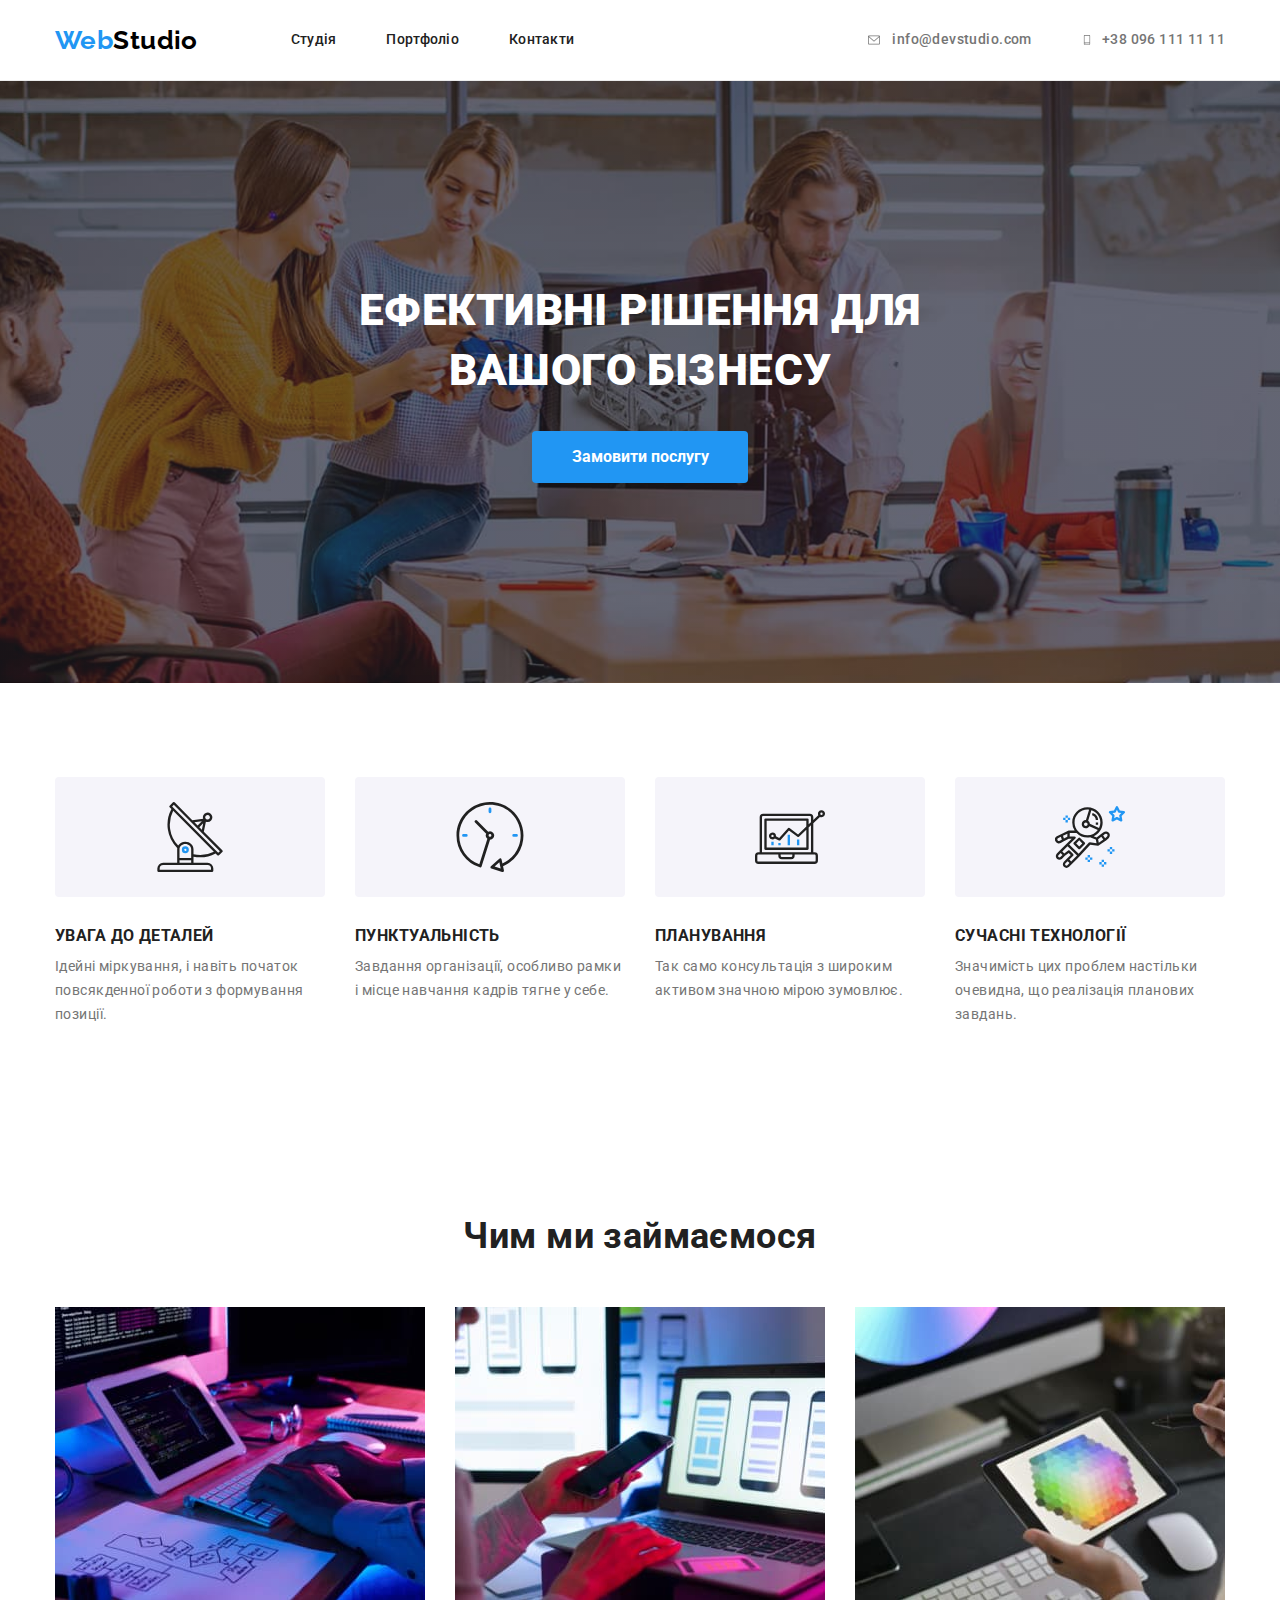
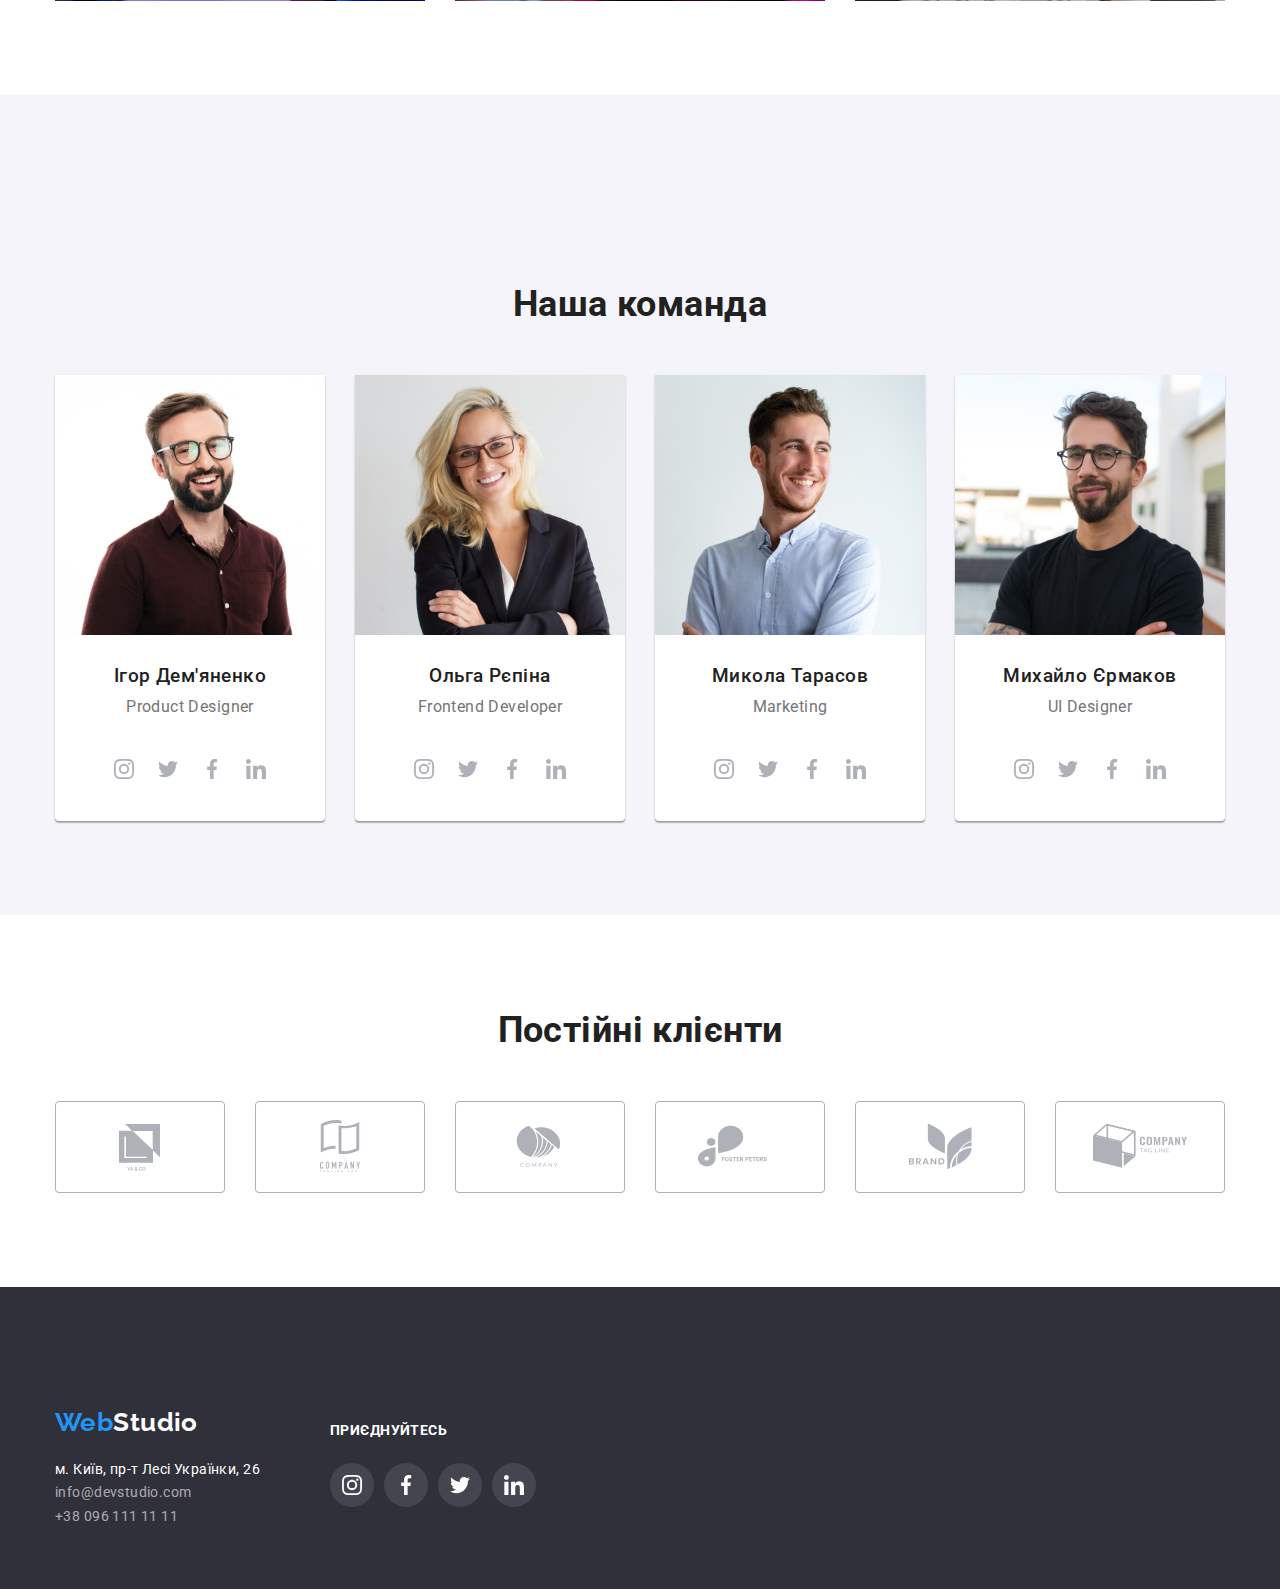
<file: index.html>
<!DOCTYPE html>
<html lang="uk">

<head>
    <meta charset="UTF-8">
    <meta http-equiv="X-UA-Compatible" content="IE=edge">
    <meta name="viewport" content="width=device-width, initial-scale=1.0">
    <title>Document</title>
    <link
        href="https://fonts.googleapis.com/css2?family=Raleway:wght@700&family=Roboto:wght@400;500;700;900&display=swap"
        rel="stylesheet">
    <link rel="stylesheet"
        href="https://cdnjs.cloudflare.com/ajax/libs/modern-normalize/1.1.0/modern-normalize.min.css" />
    <link rel="stylesheet" href="./css/styles.css" />
</head>

<body>
    <!--Шапка сайту-->
    <header class="header">
        <div class="container">
            <nav class="nav-header">
                <a class="logo" href=""><span class="accent">Web</span>Studio</a>
                <ul class="site-nav">
                    <li class="header-item"><a class="nav-link" href="index.html">Студія</a></li>
                    <li class="header-item"><a class="nav-link" href="portfolio.html">Портфоліо</a></li>
                    <li class="header-item"><a class="nav-link" href="">Контакти</a></li>
                </ul>
            </nav>
            <ul class="header-contacts">
                <li class="contact-item">
                    <a class="contacts" href="mailto:info@devstudio.com">
                        <svg class="icone" width="16" height="12">
                            <use href="./images/icons.svg#icon-envelope"></use>
                        </svg>
                        info@devstudio.com
                    </a>
                </li class="header-contacts">
                <li class="contact-item">
                    <a class="contacts" href="tel:+380961111111">
                        <svg class="icone" width="10" height="16">
                            <use href="./images/icons.svg#icon-smartphone"></use>
                        </svg>
                        +38 096 111 11 11
                    </a>
                </li>
            </ul>
        </div>
    </header>
    <main>
        <!-- Герой -->
        <section class="hero">
            <h1 class="hero-title">Ефективні рішення для вашого бізнесу</h1>
            <button class="hero-button" type="button">Замовити послугу</button>
        </section>
        <!-- Переваги -->
        <section class="benefits section">
            <div class="container">
                <h2 class="benefits-subject">Переваги</h2>
                <ul class="benefits-list">
                    <li class="benefits-item">
                        <div class="benefit-rectagle">
                            <svg width="70" height="70">
                                <use href="./images/icons.svg#icon-antenna"></use>
                            </svg>
                        </div>
                        <h3 class="benefits-title">УВАГА ДО ДЕТАЛЕЙ</h3>
                        <p class="benefits-text">
                            Ідейні міркування, і навіть початок повсякденної роботи з формування позиції.
                        </p>
                    </li>
                    <li class="benefits-item">
                        <div class="benefit-rectagle">
                            <svg width="70" height="70">
                                <use href="./images/icons.svg#icon-clock"></use>
                            </svg>
                        </div>
                        <h3 class="benefits-title">ПУНКТУАЛЬНІСТЬ</h3>
                        <p class="benefits-text">
                            Завдання організації, особливо рамки і місце навчання кадрів тягне у себе.
                        </p>
                    </li>
                    <li class="benefits-item">
                        <div class="benefit-rectagle">
                            <svg width="70" height="70">
                                <use href="./images/icons.svg#icon-diagram"></use>
                            </svg>
                        </div>
                        <h3 class="benefits-title">ПЛАНУВАННЯ</h3>
                        <p class="benefits-text">
                            Так само консультація з широким активом значною мірою зумовлює.
                        </p class="benefits-text">
                    </li>
                    <li class="benefits-item">
                        <div class="benefit-rectagle">
                            <svg width="70" height="70">
                                <use href="./images/icons.svg#icon-astronaut"></use>
                            </svg>
                        </div>
                        <h3 class="benefits-title">СУЧАСНІ ТЕХНОЛОГІЇ</h3>
                        <p class="benefits-text">
                            Значимість цих проблем настільки очевидна, що реалізація планових завдань.
                        </p>
                    </li>
                </ul>
            </div>
        </section>
        <section class="activity section">
            <div class="container">
                <h2 class="activity-title">Чим ми займаємося</h2>
                <ul class="activity-list">
                    <li class="activity-item">
                        <img src="./images/img1.jpg" alt="Процес написання коду для сайту" width="370" />
                    </li>
                    <li class="activity-item">
                        <img src="./images/img2.jpg" alt="Адаптація сайту для відображення на смартфоні" width="370" />
                    </li>
                    <li class="activity-item">
                        <img src="./images/img3.jpg" alt="Обираємо кольорове забарвлення сайту" width="370" />
                    </li>
                </ul>
            </div>
        </section>
        <section class="team section">
            <div class="container">
                <h2 class="team-title">Наша команда</h2>
                <ul class="team-list">
                    <li class="team-item">
                        <img src="./images/product_designer.jpg" alt="Фотографія дизайнера продукту" width="270" />
                        <h3 class="team-subtitle">Ігор Дем'яненко</h3>
                        <p class="team-desc" lang="en">Product Designer</p>
                        <ul class="taem-socialmedia">
                            <li class="team-icon">
                                <a class="team-link" href="#" aria-label="Instagram">
                                    <svg width="20" height="20" class="">
                                        <use href="./images/icons.svg#icon-instagram"></use>
                                    </svg>
                                </a>
                            </li>
                            <li class="team-icon">
                                <a class="team-link" href="#" aria-label="Twitter">
                                    <svg width="20" height="20">
                                        <use href="./images/icons.svg#icon-twitter"></use>
                                    </svg>
                                </a>
                            </li>
                            <li class="team-icon">
                                <a class="team-link" href="#" aria-label="Facebook">
                                    <svg width="20" height="20">
                                        <use href="./images/icons.svg#icon-facebook"></use>
                                    </svg>
                                </a>
                            </li>
                            <li class="team-icon">
                                <a class="team-link" href="#" aria-label="LinkedIn">
                                    <svg width="20" height="20">
                                        <use href="./images/icons.svg#icon-linkedin"></use>
                                    </svg>
                                </a>
                            </li>
                        </ul>
                    </li>
                    <li class="team-item">
                        <img src="./images/frontend_developer.jpg" alt="Фотографія розробниці інтерфейсу" width="270" />
                        <h3 class="team-subtitle">Ольга Рєпіна</h3>
                        <p class="team-desc" lang="en">Frontend Developer</p>
                        <ul class="taem-socialmedia">
                            <li class="team-icon">
                                <a class="team-link" href="#" aria-label="Instagram">
                                    <svg width="20" height="20">
                                        <use href="./images/icons.svg#icon-instagram"></use>
                                    </svg>
                                </a>
                            </li>
                            <li class="team-icon">
                                <a class="team-link" href="#" aria-label="Twitter">
                                    <svg width="20" height="20">
                                        <use href="./images/icons.svg#icon-twitter"></use>
                                    </svg>
                                </a>
                            </li>
                            <li class="team-icon">
                                <a class="team-link" href="#" aria-label="Facebook">
                                    <svg width="20" height="20">
                                        <use href="./images/icons.svg#icon-facebook"></use>
                                    </svg>
                                </a>
                            </li>
                            <li class="team-icon">
                                <a class="team-link" href="#" aria-label="LinkedIn">
                                    <svg width="20" height="20">
                                        <use href="./images/icons.svg#icon-linkedin"></use>
                                    </svg>
                                </a>
                            </li>
                        </ul>
                    </li>
                    <li class="team-item">
                        <img src="./images/marketing.jpg" alt="Фотографія менеджера по маркетингу" width="270" />
                        <h3 class="team-subtitle">Микола Тарасов</h3>
                        <p class="team-desc" lang="en">Marketing</p>
                        <ul class="taem-socialmedia">
                            <li class="team-icon">
                                <a class="team-link" href="#" aria-label="Instagram">
                                    <svg width="20" height="20">
                                        <use href="./images/icons.svg#icon-instagram"></use>
                                    </svg>
                                </a>
                            </li>
                            <li class="team-icon">
                                <a class="team-link" href="#" aria-label="Twitter">
                                    <svg width="20" height="20">
                                        <use href="./images/icons.svg#icon-twitter"></use>
                                    </svg>
                                </a>
                            </li>
                            <li class="team-icon">
                                <a class="team-link" href="#" aria-label="Facebook">
                                    <svg width="20" height="20">
                                        <use href="./images/icons.svg#icon-facebook"></use>
                                    </svg>
                                </a>
                            </li>
                            <li class="team-icon">
                                <a class="team-link" href="#" aria-label="LinkedIn">
                                    <svg width="20" height="20">
                                        <use href="./images/icons.svg#icon-linkedin"></use>
                                    </svg>
                                </a>
                            </li>
                        </ul>
                    </li>
                    <li class="team-item">
                        <img src="./images/ui_designer.jpg" alt="Фотографія дизайнера інтерфейсу" width="270" />
                        <h3 class="team-subtitle">Михайло Єрмаков</h3>
                        <p class="team-desc" lang="en">UI Designer</p>
                        <ul class="taem-socialmedia">
                            <li class="team-icon">
                                <a class="team-link" href="#" aria-label="Instagram">
                                    <svg class="picture" width="20" height="20">
                                        <use href="./images/icons.svg#icon-instagram"></use>
                                    </svg>
                                </a>
                            </li>
                            <li class="team-icon">
                                <a class="team-link" href="#" aria-label="Twitter">
                                    <svg width="20" height="20">
                                        <use href="./images/icons.svg#icon-twitter"></use>
                                    </svg>
                                </a>
                            </li>
                            <li class="team-icon">
                                <a class="team-link" href="#" aria-label="Facebook">
                                    <svg width="20" height="20">
                                        <use href="./images/icons.svg#icon-facebook"></use>
                                    </svg>
                                </a>
                            </li>
                            <li class="team-icon">
                                <a class="team-link" href="#" aria-label="LinkedIn">
                                    <svg width="20" height="20">
                                        <use href="./images/icons.svg#icon-linkedin"></use>
                                    </svg>
                                </a>
                            </li>
                        </ul>
                    </li>
                </ul>
            </div>
        </section>
        <section class="customers section">
            <h2 class="customers-title">Постійні клієнти</h2>
            <ul class="customers-list">
                <li class="customer-item">
                    <a class="customer-link" href="#">
                        <svg width="106px" height="60px">
                            <use href="./images/symbol-defs.svg#icon-client1"></use>
                        </svg>
                    </a>
                </li>
                <li class="customer-item">
                    <a class="customer-link" href="#">
                        <svg width="106" height="60">
                            <use href="./images/symbol-defs.svg#icon-client2"></use>
                        </svg>
                    </a>
                </li>
                <li class="customer-item">
                    <a class="customer-link" href="#">
                        <svg width="106" height="60">
                            <use href="./images/symbol-defs.svg#icon-client3"></use>
                        </svg>
                    </a>
                </li>
                <li class="customer-item">
                    <a class="customer-link" href="#">
                        <svg width="106" height="60">
                            <use href="./images/symbol-defs.svg#icon-client4"></use>
                        </svg>
                    </a>
                </li>
                <li class="customer-item">
                    <a class="customer-link" href="#">
                        <svg width="106" height="60">
                            <use href="./images/symbol-defs.svg#icon-client5"></use>
                        </svg>
                    </a>
                </li>
                <li class="customer-item">
                    <a class="customer-link" href="#">
                        <svg width="106" height="60">
                            <use href="./images/symbol-defs.svg#icon-client6"></use>
                        </svg>
                    </a>
                </li>
            </ul>
        </section>
    </main>
    <footer class="footer">
        <div class="container">
            <div class="footer-adress">
            <a class="footer-logo" href=""><span class="accent">Web</span>Studio</a>
            <address class="location">
                м. Київ, пр-т Лесі Українки, 26
            </address>
            <ul class="footer-contacts">
                <li><a class="footer-contacts" href="mailto:info@devstudio.com">info@devstudio.com</a></li>
                <li><a class="footer-contacts" href="tel:+380961111111">+38 096 111 11 11</a></li>
            </ul>
            </div>
            <div class="fotter-join">
            <h3 class="footer-title">приєднуйтесь</h3>
            <ul class="footer-socialmedia">
                <li class="footer-list">
                    <a class="footer-link" href="#" aria-label="Instagram">
                        <svg width="20" height="20">
                            <use href="./images/icons.svg#icon-instagram"></use>
                        </svg>
                    </a>
                </li>
                <li class="footer-list">
                    <a class="footer-link" href="#" aria-label="Twitter">
                        <svg width="20" height="20">
                            <use href="./images/icons.svg#icon-facebook"></use>
                        </svg>
                    </a>

                </li>
                <li class="footer-list">
                    <a class="footer-link" href="#" aria-label="Facebook">
                        <svg width="20" height="20">
                            <use href="./images/icons.svg#icon-twitter"></use>
                        </svg>
                    </a>
                </li>
                <li class="footer-list">
                    <a class="footer-link" href="#" aria-label="LinkedIn">
                        <svg width="20" height="20">
                            <use href="./images/icons.svg#icon-linkedin"></use>
                        </svg>
                    </a>
                </li>
            </ul>
            </div>
        </div>
    </footer>
</body>

</html>
</file>
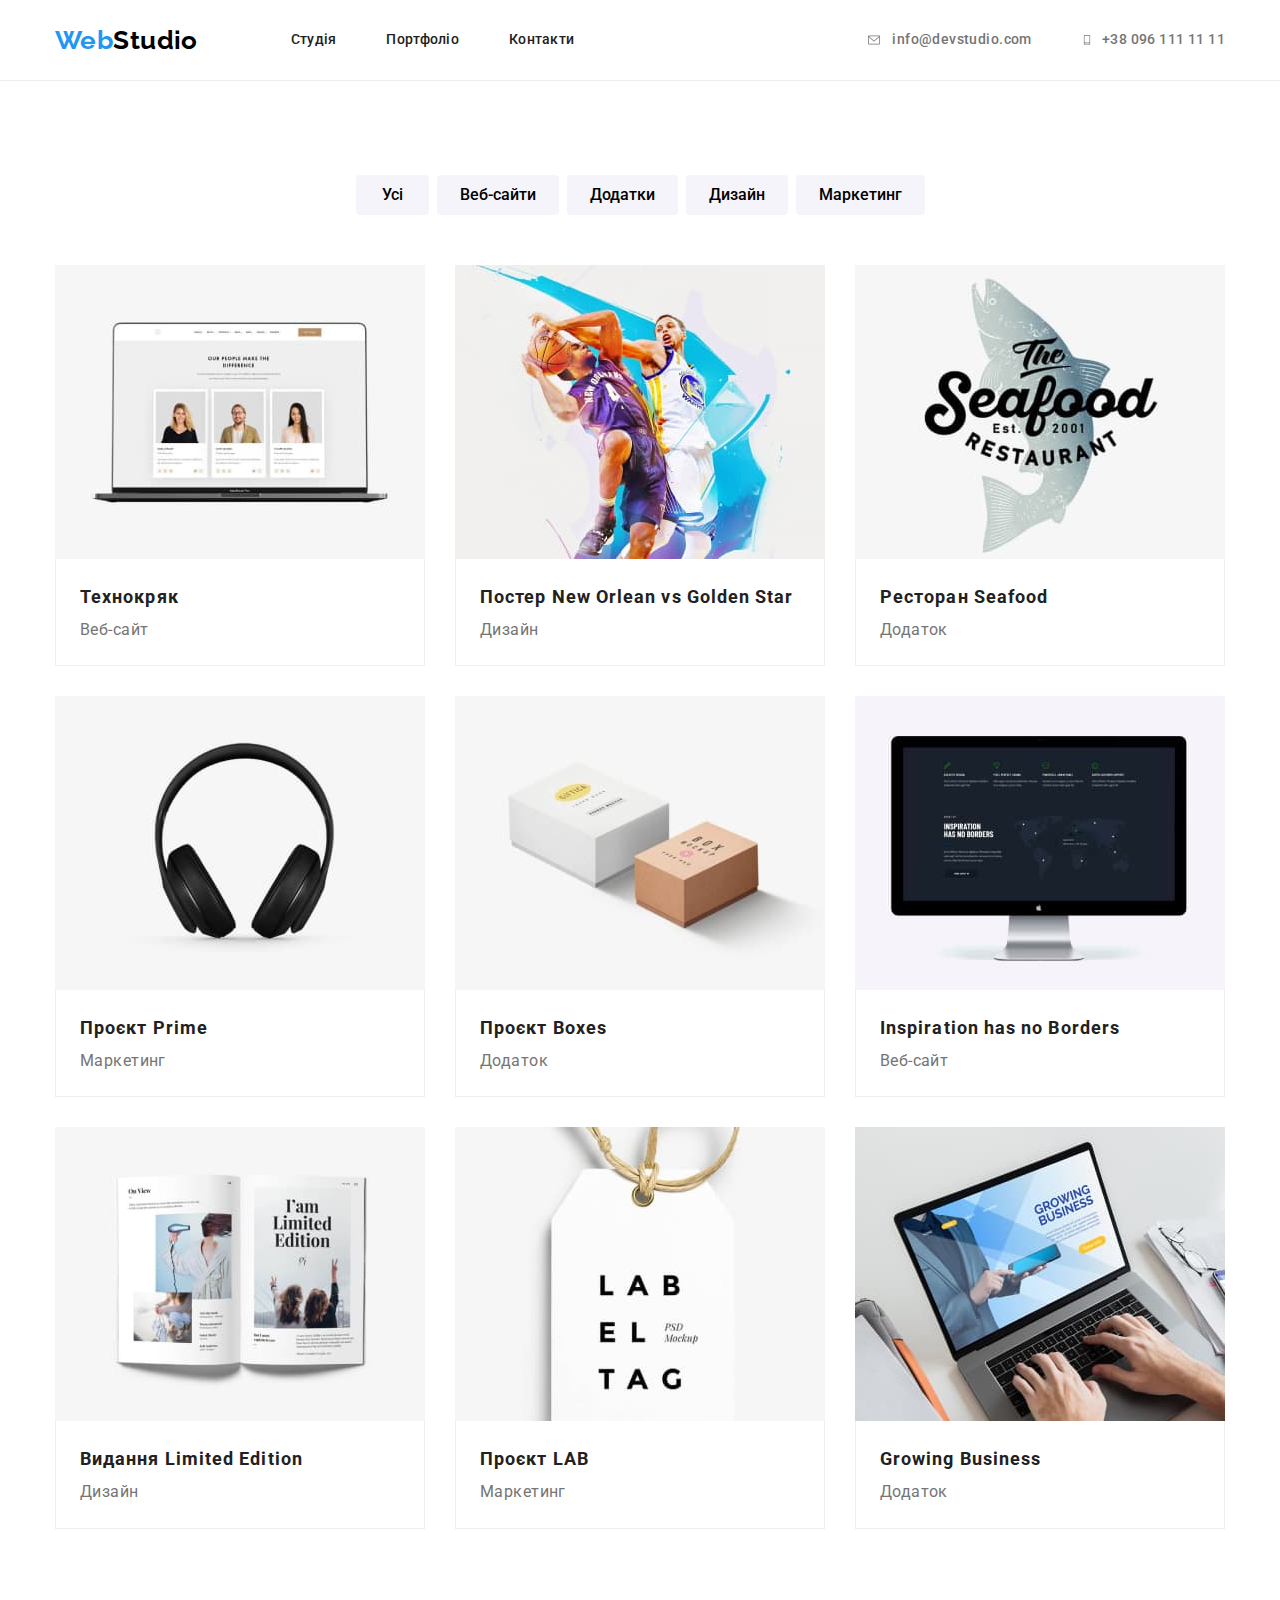
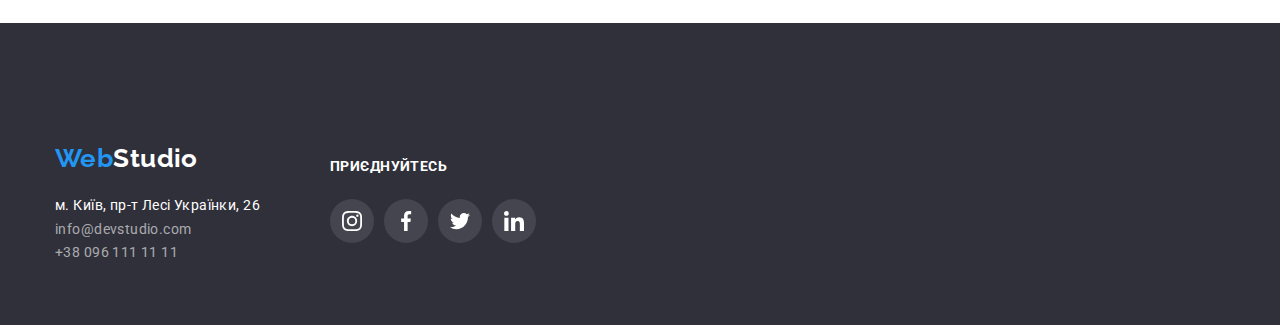
<file: portfolio.html>
<!DOCTYPE html>
<html lang="uk">

<head>
  <meta charset="UTF-8" />
  <meta http-equiv="X-UA-Compatible" content="IE=edge" />
  <meta name="viewport" content="width=device-width, initial-scale=1.0" />
  <title>Document</title>
  <link href="https://fonts.googleapis.com/css2?family=Raleway:wght@700&family=Roboto:wght@400;500;700;900&display=swap"
    rel="stylesheet" />
  <link rel="stylesheet"
    href="https://cdnjs.cloudflare.com/ajax/libs/modern-normalize/1.1.0/modern-normalize.min.css" />
  <link rel="stylesheet" href="./css/styles.css" />
</head>

<body>
  <!--Шапка сайту-->
    <header class="header">
      <div class="container">
        <nav class="nav-header">
          <a class="logo" href=""><span class="accent">Web</span>Studio</a>
          <ul class="site-nav">
            <li class="header-item"><a class="nav-link" href="index.html">Студія</a></li>
            <li class="header-item"><a class="nav-link" href="portfolio.html">Портфоліо</a></li>
            <li class="header-item"><a class="nav-link" href="">Контакти</a></li>
          </ul>
        </nav>
        <ul class="header-contacts">
          <li class="contact-item">
            <a class="contacts" href="mailto:info@devstudio.com">
              <svg class="icone" width="16" height="12">
                <use href="./images/icons.svg#icon-envelope"></use>
              </svg>
              info@devstudio.com
            </a>
          </li class="header-contacts">
          <li class="contact-item">
            <a class="contacts" href="tel:+380961111111">
              <svg class="icone" width="10" height="16">
                <use href="./images/icons.svg#icon-smartphone"></use>
              </svg>
              +38 096 111 11 11
            </a>
          </li>
        </ul>
      </div>
    </header>
  <main>
    <!-- Перелік послуг-->
    <h1 class="portfolio-caption">Портфоліо</h1>
    <section class="maine-portfolio container section">
      <ul class="portfolio-list">
        <li class="portfolio-groups">
          <button class="portfolio-button" type="button">Усі</button>
        </li>
        <li class="portfolio-groups">
          <button class="portfolio-button" type="button">Веб-сайти</button>
        </li>
        <li class="portfolio-groups">
          <button class="portfolio-button" type="button">Додатки</button>
        </li>
        <li class="portfolio-groups">
          <button class="portfolio-button" type="button">Дизайн</button>
        </li>
        <li class="portfolio-groups">
          <button class="portfolio-button" type="button">Маркетинг</button>
        </li>
      </ul>
      <!-- Приклади робіт -->
      <ul class="portfolio-examples">
        <li class="portfolio-sample">
          <img src="./images/technocrack.jpg" alt="Відображення дизайну сайту на ноутбуці" width="370" />
          <div class="portfolio-wrapper">
            <h3 class="portfolio-subtitle">Технокряк</h3>
            <p class="portfolio-desc">Веб-сайт</p>
          </div>
        </li>
        <li class="portfolio-sample">
          <img src="./images/new_orlean.jpg" alt="Два чоловіка в спортивній формі грають в баскетбол" width="370" />
          <div class="portfolio-wrapper">
            <h3 class="portfolio-subtitle">Постер New Orlean vs Golden Star</h3>
            <p class="portfolio-desc">Дизайн</p>
          </div>
        </li>
        <li class="portfolio-sample">
          <img src="./images/seafood.jpg" alt="Зображення логотипу рибного ресторану" width="370" />
          <div class="portfolio-wrapper">
            <h3 class="portfolio-subtitle">Ресторан Seafood</h3>
            <p class="portfolio-desc">Додаток</p>
          </div>
        </li>
        <li class="portfolio-sample">
          <img src="./images/prime.jpg" alt="Навушники" width="370" />
          <div class="portfolio-wrapper">
            <h3 class="portfolio-subtitle">Проєкт Prime</h3>
            <p class="portfolio-desc">Маркетинг</p>
          </div>
        </li>
        <li class="portfolio-sample">
          <img src="./images/boxes.jpg" alt="Дві коробки" width="370" />
          <div class="portfolio-wrapper">
            <h3 class="portfolio-subtitle">Проєкт Boxes</h3>
            <p class="portfolio-desc">Додаток</p>
          </div>
        </li>
        <li class="portfolio-sample">
          <img src="./images/monitor.jpg" alt="Монітор" width="370" />
          <div class="portfolio-wrapper">
            <h3 class="portfolio-subtitle" lang="en">Inspiration has no Borders</h3>
            <p class="portfolio-desc">Веб-сайт</p>
          </div>
        </li>
        <li class="portfolio-sample">
          <img src="./images/limited_edition.jpg" alt="Відкрита книга" width="370" />
          <div class="portfolio-wrapper">
            <h3 class="portfolio-subtitle">Видання Limited Edition</h3>
            <p class="portfolio-desc">Дизайн</p>
          </div>
        </li>
        <li class="portfolio-sample">
          <img src="./images/lab.jpg" alt="Цінник з логотипом" width="370" />
          <div class="portfolio-wrapper">
            <h3 class="portfolio-subtitle">Проєкт LAB</h3>
            <p class="portfolio-desc">Маркетинг</p>
          </div>
        </li>
        <li class="portfolio-sample">
          <img src="./images/growing_business.jpg" alt="Людські руки набирають текст на ноутбуці" width="370" />
          <div class="portfolio-wrapper">
            <h3 class="portfolio-subtitle" lang="en">Growing Business</h3>
            <p class="portfolio-desc">Додаток</p>
          </div>
        </li>
      </ul>
    </section>
  </main>
    <footer class="footer">
      <div class="container">
        <div class="footer-adress">
          <a class="footer-logo" href=""><span class="accent">Web</span>Studio</a>
          <address class="location">
            м. Київ, пр-т Лесі Українки, 26
          </address>
          <ul class="footer-contacts">
            <li><a class="footer-contacts" href="mailto:info@devstudio.com">info@devstudio.com</a></li>
            <li><a class="footer-contacts" href="tel:+380961111111">+38 096 111 11 11</a></li>
          </ul>
        </div>
        <div class="fotter-join">
          <h3 class="footer-title">приєднуйтесь</h3>
          <ul class="footer-socialmedia">
            <li class="footer-list">
              <a class="footer-link" href="#" aria-label="Instagram">
                <svg width="20" height="20">
                  <use href="./images/icons.svg#icon-instagram"></use>
                </svg>
              </a>
            </li>
            <li class="footer-list">
              <a class="footer-link" href="#" aria-label="Twitter">
                <svg width="20" height="20">
                  <use href="./images/icons.svg#icon-facebook"></use>
                </svg>
              </a>
            </li>
            <li class="footer-list">
              <a class="footer-link" href="#" aria-label="Facebook">
                <svg width="20" height="20">
                  <use href="./images/icons.svg#icon-twitter"></use>
                </svg>
              </a>
            </li>
            <li class="footer-list">
              <a class="footer-link" href="#" aria-label="LinkedIn">
                <svg width="20" height="20">
                  <use href="./images/icons.svg#icon-linkedin"></use>
                </svg>
              </a>
            </li>
          </ul>
        </div>
      </div>
    </footer>
</body>

</html>
</file>
<file: css/styles.css>
/* основний колір тексту #212121*/
/* вторинний колір тексту #757575 */
/* акцент #2196F3 */
/* основна заливка #F5F5F5 */
/* додаткова заливка #F5F4FA */
/* заливка футера (банера) 2F303A */
/* білий #FFFFFF */
/* чоний #000000 */
/* контакти в футері rgba(255, 255, 255, 0.6) */



:root {
    --primery-text-color: #212121;
    --title-text-color: #757575;
    --accent-color: #2196F3;
    --primery-bcg-color: #FFFFFF;
    --secondary-bcg-color: #F5F4FA;
    --footer-bcg-color: #2F303A;
    --footer-text-color: rgba(255, 255, 255, 0.6);
    --main-white-color: #FFFFFF;
    --main-black-color: #000000;
    --border-color: #EEEEEE;
    --border-header: #ECECEC;
}

body {
    color: var(--primery-text-color);
    background-color: var(--primery-bcg-color);

    font-family: Roboto, sans-serif;
    font-weight: 400;
    letter-spacing: 0.03em;
    font-size: 14px;
    line-height: 1.71;
}

html {
    box-sizing: border-box;
}

*,
*::before,
*::after {
    box-sizing: inherit;
}

h1,
h2,
h3,
h4,
p {
    margin: 0;
}

ul {
    list-style: none;
    padding: 0;
    margin: 0;
}

img {
    display: block;
    max-width: 100%;
    width: 370px;
    height: auto;
}

/* Шапка сайту */

.header {
    background-color: var(--main-white-color);
    border-bottom: 1px solid var(--border-header);
}

.container {
    margin: 0 auto;
    max-width: 1200px;
    width: 100%;
    padding-left: 15px;
    padding-right: 15px;
}

.header .container {
    display: flex;
    align-items: center;
}

.nav-header { 
    /* вся навігація з лого */
    display: flex;
    align-items: center;
    margin-right: auto;
}

.site-nav {
    /* ул навігації */
    display: flex;
    align-items: center;
}

/* Лого */

.logo {
    color: var(--main-black-color);
    font-family: Raleway, cursive;

    font-weight: 700;
    font-size: 26px;
    line-height: 1.19;
    text-decoration: none; 

    margin-right: 93px;
}

.logo .accent {
    color: var(--accent-color);
}

.logo:hover,
.logo:focus {
    color: var(--accent-color);
}

/* Навігація по сайту */

.nav-link {
    color:  var(--primery-text-color);

    font-weight: 500;
    line-height: 1.14;
    letter-spacing: 0.02em;
    text-decoration: none;
    list-style: none;

    display: inline-block;
    padding-top: 32px;
    padding-bottom: 32px;
}

.nav-link:hover,
.nav-link:focus {
    color: var(--accent-color);
}

.site-nav {
    list-style: none;
}

/* Контакти */
.header-contacts {
    display: flex;
    align-items: center;
    list-style: none;
}

.header-item:not(:last-child) {
    margin-right: 50px;
}

.contacts {
    color: var(--title-text-color);

    font-weight: 500;
    line height: 1.14;
    letter spacing: 0.02em;

    text-decoration: none;
    display: flex;
}

.contacts:hover .icone {
    fill: var(--accent-color);
}
.contacts:hover {
    color: var(--accent-color);
}

.contacts:focus .icone {
    fill: var(--accent-color);
}

.contacts:focus {
    color: var(--accent-color);
}

.contact-item:not(:last-child) {
    margin-right: 50px;
}



.icone {
    margin-right: 10px;
    margin-top: auto;
    margin-bottom: auto;

    fill: #757575;
}

/* Герой */

.hero {
    color: var(--main-white-color);
    background-color: var(--footer-bcg-color);
    max-width: 1600px;
    padding-top: 200px;
    padding-bottom: 200px;
    margin: 0 auto;
    text-align: center;
    
    background-image: linear-gradient(0deg, rgba(47, 48, 58, 0.4), rgba(47, 48, 58, 0.4)), url(../images/studio-bcg-foto.jpg);
    background-repeat: no-repeat;
    background-position: center;
    background-size: cover;
}

.hero-title {
    font-weight: 900;
    font-size: 44px;
    line-height: 1.36;
    letter spacing: 0.06em;
    text-transform: uppercase;
    margin-bottom: 30px;

    max-width: 696px;
    margin-left: auto;
    margin-right: auto;
    text-align: center;    
    width: 100%
}

.hero-button {
    display: inline-block;
    border-radius: 4px;
    padding: 10px 32px;
    min-width: 216px;
    text-align: center;
    border: 1px solid transparent;

    color: var(--main-white-color);
    background-color: var(--accent-color);

    font-weight: 700;
    font-size: 16px;
    line-height: 1.87;
    
    cursor: pointer;
}

.hero-button:hover,
.hero-button:focus {
    color: var(--footer-text-color);
}

/* Переваги */

.section {
    padding-top: 94px;
    padding-bottom: 94px;
}

.benefits .container {
    display: flex;
}

.benefits-list {
    display: flex;
}

.benefits-subject {
    position: absolute;
    white-space: nowrap;
    overflow: hidden;
    width: 1px;
    height: 1px;
    margin: -1px;
    border: 0;
    padding: 0;
    clip-path: inset(100%);
    clip: rect(0 0 0 0);
}

.benefits-title {
    font-weight: 700;
    line-height: 1.14;
    margin-bottom: 10px;
}

.benefits-text {
    color: var(--title-text-color);   
    max-width: 270px; 
}

.benefits-list {
    list-style: none;
}

.benefits-item:not(:last-child) {
    margin-right: 30px;
}

.benefit-rectagle {
    width: 270px;
    height: 120px;
    background: var(--secondary-bcg-color);
    border-radius: 4px;

    display: flex;
    justify-content: center;
    align-items: center;

    margin-bottom: 30px;
}


/* Діяльність */


.activity-title {
    font-weight: 700;
    font-size: 36px;
    line-height: 1.17;
    text-align: center;

    margin-bottom: 50px;
}

.activity-list {
    display: flex;
    list-style: none;
}

.activity-item:not(:last-child) {
    margin-right: 30px;
}

/* Команда */

.team {
    background-color: var(--secondary-bcg-color);

    font-size: 16px;
    line-height: 1.19;
}

.team-title {
    font-weight: 700;
    font-size: 36px;
    line-height: 1.17;
    text-align: center;
    padding-top: 94px;
    padding-bottom: 50px;
}

.team-subtitle {
    font-weight: 500;
    text-align: center;
    margin-top: 30px;    
    margin-bottom: 10px;
}

.team-desc {
    color: var(--title-text-color);
    font-weight: 400;
    text-align: center;
    margin-bottom: 30px;
}

.team-list {
    display: flex;
    list-style: none;
}

.team-item:not(:last-child) {
    margin-right: 30px;
}

.team-item { 
    background-color: var(--main-white-color);
    box-shadow: 0px 1px 3px rgba(0, 0, 0, 0.12), 0px 1px 1px rgba(0, 0, 0, 0.14), 0px 2px 1px rgba(0, 0, 0, 0.2);
    border-radius: 0px 0px 4px 4px;
}

.taem-socialmedia {
    display: flex;
    justify-content: center;
    align-items: center;
    margin: 16px 32px 30px;
    /* background: var(--main-white-color); */
}

.team-link {
    display: flex;
    justify-content: center;
    align-items: center;

    width: 44px;
    height: 44px;
    border-radius: 50%;

    fill: #afb1b8;

}

 .team-link:hover,
 .team-link:focus {
    background-color: var(--accent-color);
    fill: var(--main-white-color);
}

/* Постійні клієнти */

.customers-title {
    font-weight: 700;
    font-size: 36px;
    line-height: 1.17;
    text-align: center;
    margin-bottom: 50px;
}

.customers-list {
    display: flex;
    justify-content: center;
    align-items: center;
}

.customer-link {
    display: flex;
    justify-content: center;
    align-items: center;
    
    width: 170px;
    height: 92px;
    border-radius: 4px;
    border: 1px solid #AFB1B8;
    
    fill: #afb1b8;
}

.customer-item:not(:last-child) {
    margin-right: 30px;
}

.customer-link:hover,
.customer-link:focus {
    fill: var(--accent-color);
    border: 1px solid var(--accent-color);
}

/* Футер */

.footer {
    background-color: var(--footer-bcg-color);

    padding-top: 60px;
    padding-bottom: 60px;
}

.footer-logo {
    color: var(--main-white-color);
    font-family: Raleway, cursive;
    
    font-weight: 700;
    font-size: 26px;
    line-height: 1.19;
    text-decoration: none;
    display: inline-block;
    margin-top: 60px;
    margin-bottom: 20px;
}

.footer-logo .accent {
    color: var(--accent-color);
}

.location {
    color: var(--main-white-color);
    font-style: normal;
}

.footer-contacts {
    color: var(--footer-text-color);

    text-decoration: none;
}

.footer-contacts {
    list-style: none;
}

.footer-title {
    color: var(--main-white-color);
    font-weight: 700;
    font-size: 14px;
    line-height: 1,14;
    letter-spacing: 0.03em;
    text-transform: uppercase;
    margin-top: 72px;
    margin-bottom: 20px;
}

.footer .container {
    display: flex;
}
.footer-adress {
    margin-right: 70px;
}

.footer-socialmedia {
    display: flex;
}

.footer-list:not(:last-child) {
    margin-right: 10px;
}

.footer-link {
    display: flex;
    justify-content: center;
    align-items: center;
    width: 44px;
    height: 44px;
    border-radius: 50%;
    border: none;

    background-color: rgba(255, 255, 255, 0.1);
    fill: var(--main-white-color);
}

.footer-link:hover,
.footer-link:focus {
    fill: var(--main-white-color);
    background-color: var(--accent-color);
}




/* margin-right: 70px */
/* Портфоліо */

.portfolio-caption {
    position: absolute;
    white-space: nowrap;
    overflow: hidden;
    width: 1px;
    height: 1px;
    margin: -1px;
    border: 0;
    padding: 0;
    clip-path: inset(100%);
    clip: rect(0 0 0 0);
}



.portfolio-button {
    background-color: var(--secondary-bcg-color);

    font-weight: 500;
    font-size: 16px;
    line-height: 1.6;
    cursor: pointer;

    border-radius: 4px;
    padding: 6px 22px;
    
    text-align: center;
    border: 1px solid transparent;
    min-width: 73px;

} 

.portfolio-button:hover,
.portfolio-button:focus {
    color: var(--secondary-bcg-color);
    background-color: var(--accent-color);
    box-shadow: 0px 3px 1px rgba(0, 0, 0, 0.1), 0px 1px 2px rgba(0, 0, 0, 0.08), 0px 2px 2px rgba(0, 0, 0, 0.12);
}

.portfolio-list {
    display: flex;
    justify-content: center;
    margin-bottom: 50px;
}

.portfolio-groups:not(:last-child) {
    margin-right: 8px;
}

.portfolio-subtitle {
    font-weight: 700;
    font-size: 18px;
    line-height: 2;
    letter-spacing: 0.06em;
    
}

.portfolio-desc {
    color: var(--title-text-color);

    font-size: 16px;
    line-height: 1.9;
}

.portfolio-list {
    
    list-style: none;
}

.portfolio-examples {
    list-style: none;

    display: flex;
    flex-wrap: wrap;
}

.portfolio-sample {
    width: calc((100% - 60px) / 3);
    margin-right: 30px;
    margin-bottom: 30px;
}

.portfolio-sample:nth-child(3n) {
    margin-right: 0;
}

.portfolio-sample:nth-last-child(-n+3) {
    margin-bottom: 0;
}



.portfolio-sample:hover,
.portfolio-sample:focus {
    box-shadow: 0px 1px 1px rgba(0, 0, 0, 0.12), 0px 4px 4px rgba(0, 0, 0, 0.06), 1px 4px 6px rgba(0, 0, 0, 0.16);
}

.portfolio-wrapper {
    padding: 20px 24px;
    border: 1px solid var(--border-color);
    border-top: none;
}
</file>
